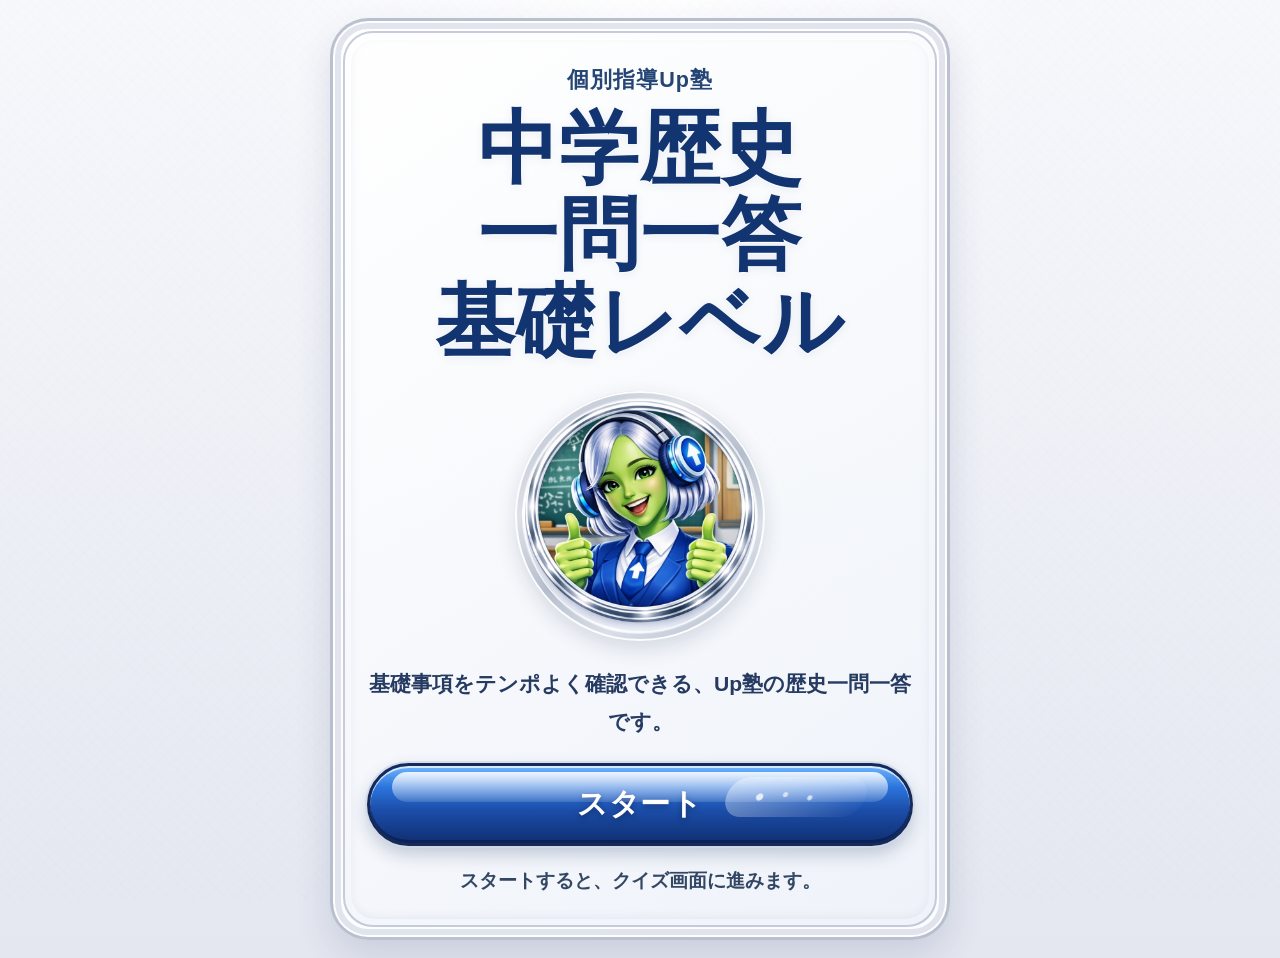
<file: index.html>
<!doctype html>
<html lang="ja">
<head>
  <meta charset="UTF-8" />
  <meta name="viewport" content="width=device-width, initial-scale=1.0, viewport-fit=cover" />
  <meta name="theme-color" content="#2f6fb7" />
  <title>中学歴史一問一答基礎レベル</title>
<style>
  :root {
    --bg-top: #f7f8fc;
    --bg-bottom: #e4e7f0;
    --panel-outer: #bcc4d5;
    --panel-mid: #eef2f8;
    --panel-inner: #ffffff;
    --text-main: #143a73;
    --text-sub: #51627e;
    --navy-deep: #123470;
    --blue-1: #6fb5ff;
    --blue-2: #2b73dc;
    --blue-3: #1b4da8;
    --blue-4: #0f2f72;
  }

  * {
    box-sizing: border-box;
  }

  html {
    -webkit-text-size-adjust: 100%;
  }

  body {
    margin: 0;
    min-height: 100svh;
    display: grid;
    place-items: center;
    padding:
      max(18px, env(safe-area-inset-top))
      14px
      max(18px, env(safe-area-inset-bottom));
    font-family: "Yu Gothic UI", "Hiragino Kaku Gothic ProN", "Yu Gothic", sans-serif;
    color: var(--text-main);
    background:
      radial-gradient(circle at top, rgba(255,255,255,0.92) 0%, rgba(255,255,255,0) 34%),
      linear-gradient(180deg, var(--bg-top) 0%, var(--bg-bottom) 100%);
    position: relative;
    overflow-x: hidden;
  }

  body::before {
    content: "";
    position: fixed;
    inset: 0;
    pointer-events: none;
    opacity: 0.22;
    background:
      repeating-linear-gradient(
        45deg,
        rgba(120, 130, 155, 0.04) 0px,
        rgba(120, 130, 155, 0.04) 2px,
        transparent 2px,
        transparent 8px
      ),
      repeating-linear-gradient(
        -45deg,
        rgba(120, 130, 155, 0.03) 0px,
        rgba(120, 130, 155, 0.03) 2px,
        transparent 2px,
        transparent 10px
      );
  }

  .cover-card {
    width: min(100%, 620px);
    position: relative;
    text-align: center;
    border-radius: 38px;
    padding: clamp(24px, 5vw, 40px) clamp(18px, 4vw, 34px);
    background:
      linear-gradient(145deg, rgba(255,255,255,0.95), rgba(239,243,249,0.95));
    border: 3px solid rgba(161, 170, 188, 0.72);
    box-shadow:
      0 0 0 2px rgba(255,255,255,0.95) inset,
      0 0 0 8px rgba(199, 206, 220, 0.52) inset,
      0 0 0 12px rgba(255,255,255,0.72) inset,
      0 16px 36px rgba(40, 58, 98, 0.14);
  }

  .cover-card::before {
    content: "";
    position: absolute;
    inset: 10px;
    border-radius: 30px;
    border: 2px solid rgba(146, 158, 184, 0.52);
    pointer-events: none;
  }

  .cover-card::after {
    content: "";
    position: absolute;
    inset: 18px;
    border-radius: 24px;
    box-shadow:
      0 1px 0 rgba(255,255,255,0.95) inset,
      0 -2px 8px rgba(127, 138, 165, 0.12) inset;
    pointer-events: none;
  }

  .cover-school {
    margin: 4px 0 12px;
    font-size: clamp(1rem, 2.8vw, 1.35rem);
    font-weight: 800;
    letter-spacing: 0.05em;
    color: #254675;
  }

  .cover-title {
    margin: 0;
    font-size: clamp(2.7rem, 9vw, 5rem);
    line-height: 1.08;
    letter-spacing: 0.01em;
    font-weight: 900;
    color: var(--navy-deep);
    text-shadow:
      0 1px 0 rgba(255,255,255,0.9),
      0 2px 10px rgba(27, 59, 116, 0.08);
  }

  .cover-image-wrap {
    display: flex;
    justify-content: center;
    margin: 26px 0 24px;
  }

  .cover-image-ring {
    position: relative;
    width: min(250px, 58vw);
    aspect-ratio: 1 / 1;
    border-radius: 50%;
    padding: 10px;
    background:
      linear-gradient(145deg, #fefefe 0%, #d3d8e3 16%, #ffffff 30%, #a8b2c4 52%, #f9fbff 72%, #c9d1df 86%, #f7f9fd 100%);
    box-shadow:
      0 0 0 2px rgba(255,255,255,0.95) inset,
      0 0 0 7px rgba(193, 200, 214, 0.55) inset,
      0 8px 20px rgba(41, 57, 91, 0.16);
  }

.cover-image {
  display: block;
  width: 100%;
  height: 100%;
  margin: 0;
  object-fit: cover;
  border-radius: 50%;
  box-shadow: 0 0 0 2px rgba(255,255,255,0.78);
}  
  .cover-copy {
    margin: 0 0 22px;
    font-size: clamp(1.08rem, 3vw, 1.32rem);
    line-height: 1.8;
    font-weight: 800;
    color: #263b61;
  }

  .cover-start {
    position: relative;
    isolation: isolate;
    display: inline-flex;
    align-items: center;
    justify-content: center;
    width: 100%;
    min-height: 78px;
    padding: 18px 20px;
    border-radius: 999px;
    border: 3px solid #162a59;
    text-decoration: none;
    color: #ffffff;
    font-size: clamp(1.35rem, 4.8vw, 1.9rem);
    font-weight: 900;
    letter-spacing: 0.02em;
    background:
      linear-gradient(180deg, var(--blue-1) 0%, var(--blue-2) 28%, var(--blue-3) 58%, var(--blue-4) 100%);
    box-shadow:
      0 2px 0 rgba(255,255,255,0.72) inset,
      0 -3px 0 rgba(9, 18, 52, 0.48) inset,
      0 0 0 2px rgba(209, 217, 232, 0.78),
      0 8px 18px rgba(19, 44, 92, 0.24);
    text-shadow: 0 2px 6px rgba(0,0,0,0.36);
  }

  .cover-start::before {
    content: "";
    position: absolute;
    left: 4%;
    right: 4%;
    top: 8%;
    height: 38%;
    border-radius: 999px;
    background: linear-gradient(180deg, rgba(255,255,255,0.88), rgba(255,255,255,0.14));
    pointer-events: none;
  }

  .cover-start::after {
    content: "";
    position: absolute;
    right: 8%;
    top: 14%;
    width: 26%;
    height: 52%;
    border-radius: 999px;
    background:
      radial-gradient(circle at 24% 50%, rgba(255,255,255,0.92) 0 3px, transparent 4px),
      radial-gradient(circle at 42% 44%, rgba(255,255,255,0.72) 0 2px, transparent 3px),
      radial-gradient(circle at 60% 52%, rgba(255,255,255,0.78) 0 2px, transparent 3px),
      linear-gradient(135deg, rgba(255,255,255,0.45), rgba(255,255,255,0));
    transform: skewX(-16deg);
    opacity: 0.9;
    pointer-events: none;
  }

  .cover-note {
    margin: 18px 0 0;
    font-size: clamp(1rem, 2.9vw, 1.18rem);
    line-height: 1.75;
    font-weight: 800;
    color: #334765;
  }

  @media (hover: hover) and (pointer: fine) {
    .cover-start:hover {
      transform: translateY(-1px);
      filter: brightness(1.03);
    }
  }

  @media (max-width: 420px) {
    .cover-card {
      border-radius: 28px;
      padding: 22px 14px 24px;
    }

    .cover-card::before {
      inset: 8px;
      border-radius: 22px;
    }

    .cover-card::after {
      inset: 14px;
      border-radius: 18px;
    }

    .cover-image-ring {
      width: min(220px, 56vw);
    }

    .cover-start {
      min-height: 72px;
    }
  }
</style>
</head>
<body>
  <main class="cover-card">
    <p class="cover-school">個別指導Up塾</p>
    <h1 class="cover-title">
      中学歴史<br>
      一問一答<br>
      基礎レベル
    </h1>
<div class="cover-image-wrap">
  <div class="cover-image-ring">
    <img
      class="cover-image"
      src="reedy-cover-hero.png"
      alt="キャラクター"
    />
  </div>
</div>
    <p class="cover-copy">基礎事項をテンポよく確認できる、Up塾の歴史一問一答です。</p>
    <a class="cover-start" href="quiz.html">スタート</a>
    <p class="cover-note">スタートすると、クイズ画面に進みます。</p>
  </main>
</body>
</html>
</file>
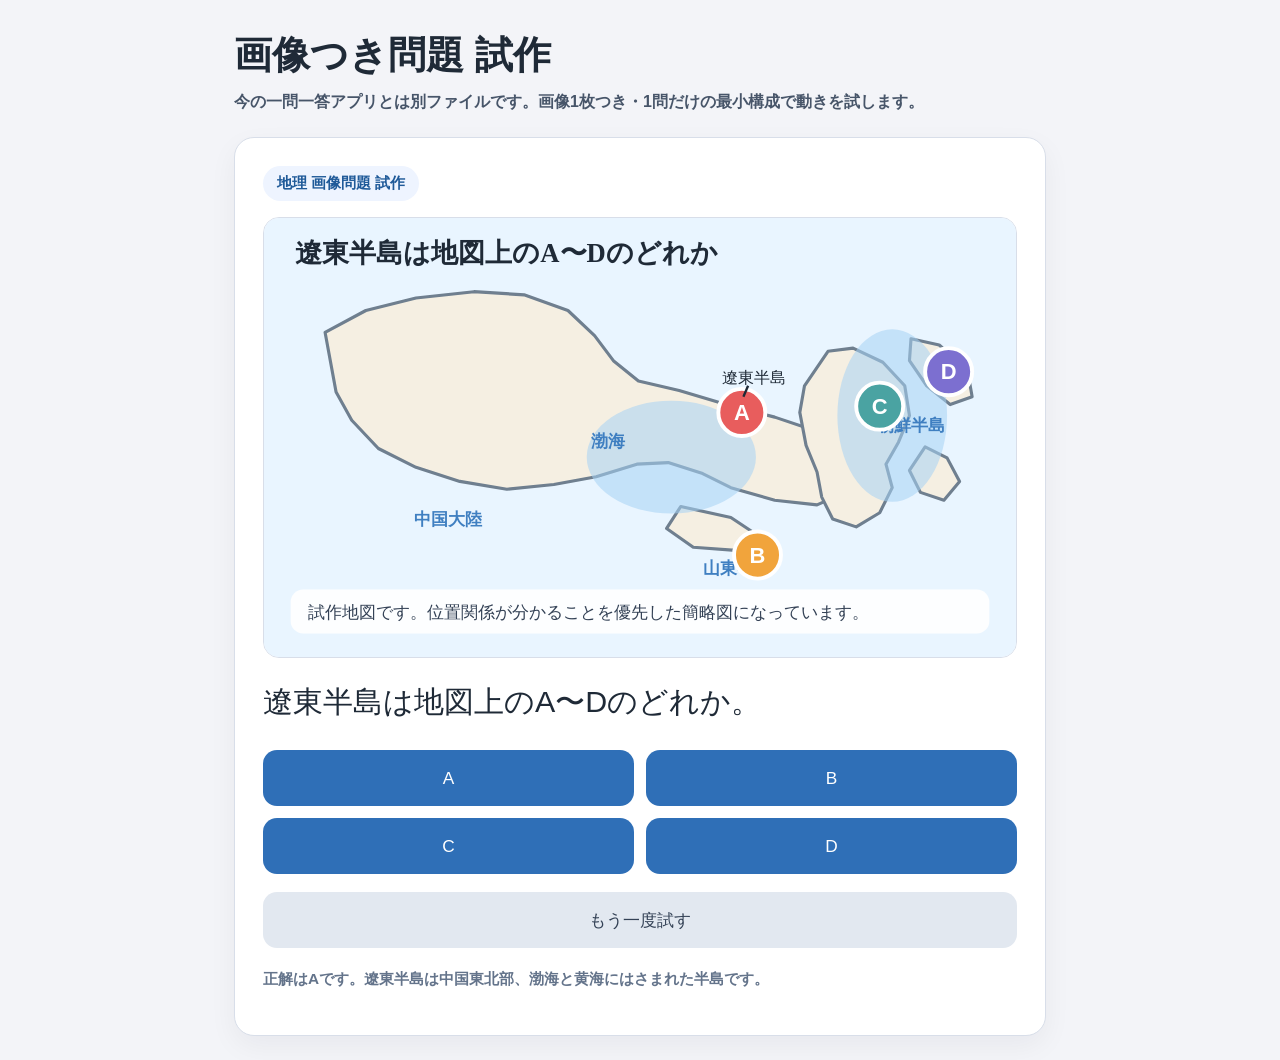
<file: image-quiz-demo.html>
<!doctype html>
<html lang="ja">
<head>
  <meta charset="UTF-8" />
  <meta name="viewport" content="width=device-width, initial-scale=1.0, viewport-fit=cover" />
  <meta name="theme-color" content="#2f6fb7" />
  <title>画像つき問題試作 - 遼東半島</title>
  <style>
    :root {
      --bg: #f3f4f8;
      --card: #ffffff;
      --text: #1f2a37;
      --accent: #2f6fb7;
      --accent-dark: #1f5a99;
      --border: #d8dee9;
      --correct: #15803d;
      --incorrect: #b91c1c;
      --success-bg: #ecfdf3;
      --error-bg: #fef2f2;
    }

    * { box-sizing: border-box; }
    body {
      margin: 0;
      min-height: 100svh;
      font-family: "Yu Gothic UI", "Hiragino Kaku Gothic ProN", sans-serif;
      background: var(--bg);
      color: var(--text);
    }

    .container {
      width: min(100%, 860px);
      margin: 0 auto;
      padding: clamp(16px, 3vw, 24px);
    }

    h1 {
      margin: 8px 0 10px;
      font-size: clamp(1.7rem, 5vw, 2.4rem);
      line-height: 1.2;
    }

    .subtitle {
      margin: 0 0 22px;
      font-size: 1rem;
      line-height: 1.7;
      color: #475569;
      font-weight: 700;
    }

    .card {
      background: var(--card);
      border: 1px solid var(--border);
      border-radius: 20px;
      padding: clamp(18px, 4vw, 28px);
      box-shadow: 0 10px 28px rgba(15, 23, 42, 0.05);
    }

    .tag {
      display: inline-flex;
      align-items: center;
      padding: 7px 14px;
      border-radius: 999px;
      background: #eef4ff;
      color: var(--accent-dark);
      font-size: 0.95rem;
      font-weight: 800;
      margin-bottom: 16px;
    }

    .question-image-wrap {
      margin-bottom: 18px;
    }

    .question-image {
      width: 100%;
      height: auto;
      border-radius: 16px;
      border: 1px solid var(--border);
      background: #ffffff;
      display: block;
    }

    .question {
      font-size: clamp(1.3rem, 4.6vw, 1.9rem);
      line-height: 1.7;
      margin: 0 0 22px;
      word-break: break-word;
    }

    .choices {
      display: grid;
      grid-template-columns: repeat(2, minmax(0, 1fr));
      gap: 12px;
    }

    button {
      width: 100%;
      min-height: 56px;
      padding: 14px 16px;
      border: none;
      border-radius: 14px;
      font: inherit;
      font-size: 1.08rem;
      line-height: 1.4;
      background: var(--accent);
      color: #ffffff;
      cursor: pointer;
      transition: background 0.2s ease, opacity 0.2s ease, transform 0.2s ease;
    }

    @media (hover: hover) and (pointer: fine) {
      button:hover {
        background: var(--accent-dark);
        transform: translateY(-1px);
      }
    }

    button:disabled {
      opacity: 0.72;
      cursor: default;
      transform: none;
    }

    .correct {
      background: var(--correct) !important;
    }

    .incorrect {
      background: var(--incorrect) !important;
    }

    .result {
      margin-top: 18px;
      padding: 14px 16px;
      border-radius: 14px;
      font-size: 1.03rem;
      font-weight: 700;
      line-height: 1.8;
    }

    .result.success {
      background: var(--success-bg);
      color: #166534;
    }

    .result.error {
      background: var(--error-bg);
      color: #991b1b;
    }

    .actions {
      margin-top: 18px;
      display: flex;
      gap: 12px;
      flex-wrap: wrap;
    }

    .secondary {
      background: #e2e8f0;
      color: #334155;
    }

    .secondary:hover {
      background: #cbd5e1;
    }

    .note {
      margin-top: 18px;
      font-size: 0.96rem;
      line-height: 1.7;
      color: #64748b;
      font-weight: 700;
    }

    @media (max-width: 700px) {
      .choices { grid-template-columns: 1fr; }
    }
  </style>
</head>
<body>
  <main class="container">
    <h1>画像つき問題 試作</h1>
    <p class="subtitle">今の一問一答アプリとは別ファイルです。画像1枚つき・1問だけの最小構成で動きを試します。</p>

    <section class="card">
      <div class="tag">地理 画像問題 試作</div>

      <div class="question-image-wrap">
        <img class="question-image" src="images/chiri/ryotou-demo-map.svg" alt="東アジアの簡略地図。AからDの候補が示されている。" />
      </div>

      <p class="question">遼東半島は地図上のA〜Dのどれか。</p>

      <div class="choices" id="choices">
        <button type="button" data-choice="A">A</button>
        <button type="button" data-choice="B">B</button>
        <button type="button" data-choice="C">C</button>
        <button type="button" data-choice="D">D</button>
      </div>

      <div id="result" aria-live="polite"></div>

      <div class="actions">
        <button type="button" class="secondary" id="restart">もう一度試す</button>
      </div>

      <p class="note">正解はAです。遼東半島は中国東北部、渤海と黄海にはさまれた半島です。</p>
    </section>
  </main>

  <script>
    const answer = "A";
    const choiceButtons = Array.from(document.querySelectorAll("#choices button"));
    const resultEl = document.getElementById("result");
    const restartBtn = document.getElementById("restart");

    function resetQuestion() {
      resultEl.textContent = "";
      resultEl.className = "";
      choiceButtons.forEach((button) => {
        button.disabled = false;
        button.classList.remove("correct", "incorrect");
      });
    }

    choiceButtons.forEach((button) => {
      button.addEventListener("click", () => {
        const choice = button.dataset.choice;
        const isCorrect = choice === answer;

        choiceButtons.forEach((item) => {
          item.disabled = true;
          if (item.dataset.choice === answer) {
            item.classList.add("correct");
          } else if (item.dataset.choice === choice) {
            item.classList.add("incorrect");
          }
        });

        if (isCorrect) {
          resultEl.textContent = "正解です。遼東半島はAです。";
          resultEl.className = "result success";
        } else {
          resultEl.textContent = "不正解です。正解はAです。遼東半島は中国東北部の半島です。";
          resultEl.className = "result error";
        }
      });
    });

    restartBtn.addEventListener("click", resetQuestion);
  </script>
</body>
</html>
</file>
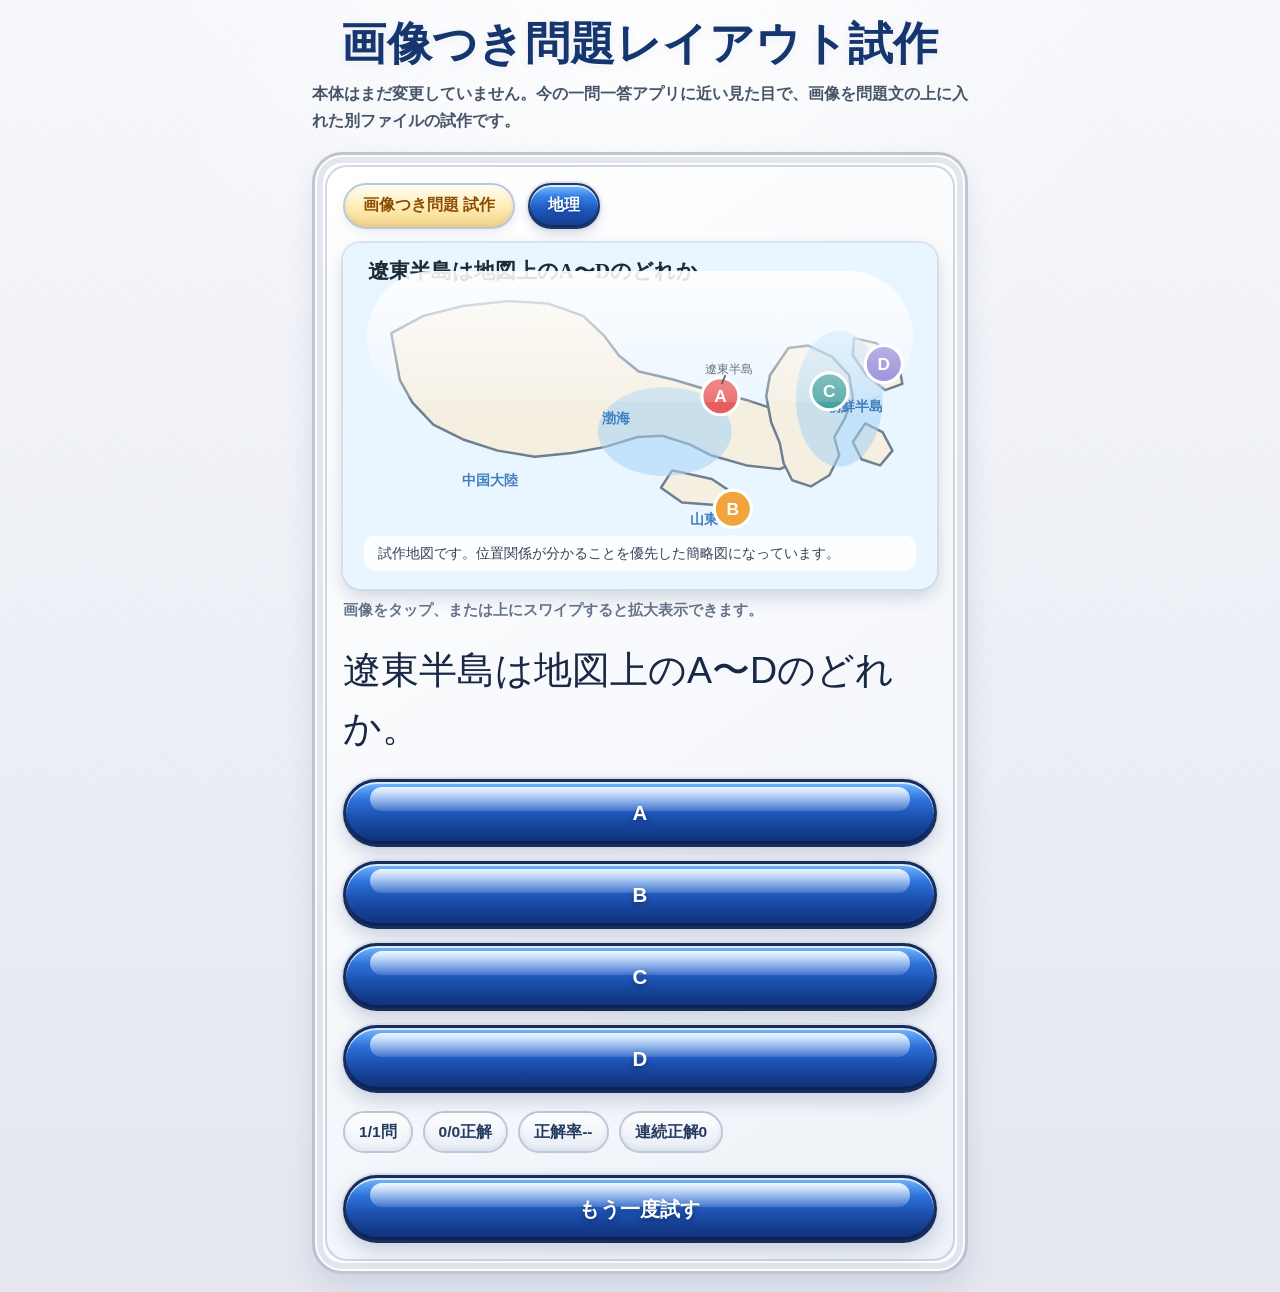
<file: image-quiz-layout-demo.html>
<!doctype html>
<html lang="ja">
<head>
  <meta charset="UTF-8" />
  <meta name="viewport" content="width=device-width, initial-scale=1.0, viewport-fit=cover" />
  <meta name="theme-color" content="#2f6fb7" />
  <title>画像つき問題レイアウト試作</title>
  <link rel="stylesheet" href="style.css" />
  <style>
    .demo-note {
      margin: 0 0 18px;
      color: #475569;
      font-weight: 700;
      line-height: 1.7;
    }

    .image-frame {
      margin: 0 0 18px;
    }

    .image-button {
      display: block;
      width: 100%;
      padding: 0;
      min-height: 0;
      border: 1px solid var(--border);
      border-radius: 18px;
      overflow: hidden;
      background: #ffffff;
      cursor: zoom-in;
    }

    .image-button img {
      display: block;
      width: 100%;
      height: auto;
      background: #f8fafc;
    }

    .image-hint {
      margin-top: 10px;
      color: #64748b;
      font-size: 0.92rem;
      font-weight: 700;
      line-height: 1.6;
    }

    .image-modal {
      position: fixed;
      inset: 0;
      z-index: 9999;
      background: rgba(15, 23, 42, 0.86);
      display: flex;
      flex-direction: column;
      padding: max(14px, env(safe-area-inset-top)) 14px max(14px, env(safe-area-inset-bottom));
    }

    .image-modal.hidden {
      display: none;
    }

    .image-modal-header {
      display: flex;
      justify-content: space-between;
      align-items: center;
      gap: 12px;
      color: #ffffff;
      margin-bottom: 10px;
    }

    .image-modal-title {
      font-size: 1rem;
      font-weight: 800;
      line-height: 1.4;
    }

    .image-modal-controls {
      display: flex;
      gap: 8px;
      flex-wrap: wrap;
    }

    .image-modal-btn {
      width: auto;
      min-height: 42px;
      padding: 10px 14px;
      border-radius: 999px;
      background: rgba(255, 255, 255, 0.18);
      color: #ffffff;
      font-size: 0.95rem;
      font-weight: 800;
      backdrop-filter: blur(6px);
    }

    .image-modal-btn:hover {
      background: rgba(255, 255, 255, 0.28);
    }

    .image-stage {
      position: relative;
      flex: 1;
      display: flex;
      align-items: center;
      justify-content: center;
      overflow: hidden;
      border-radius: 20px;
      background: rgba(255, 255, 255, 0.06);
      touch-action: none;
    }

    .image-stage img {
      max-width: 100%;
      max-height: 100%;
      user-select: none;
      -webkit-user-drag: none;
      transform-origin: center center;
      will-change: transform;
      cursor: grab;
    }

    .image-stage img.dragging {
      cursor: grabbing;
    }

    .image-modal-note {
      margin-top: 10px;
      color: rgba(255, 255, 255, 0.92);
      font-size: 0.9rem;
      font-weight: 700;
      line-height: 1.6;
      text-align: center;
    }

    .actions.demo-actions {
      margin-top: 22px;
    }

    @media (max-width: 700px) {
      .image-modal-header {
        align-items: flex-start;
        flex-direction: column;
      }
    }
  </style>
</head>
<body>
  <main class="container">
    <h1>画像つき問題レイアウト試作</h1>
    <p class="demo-note">本体はまだ変更していません。今の一問一答アプリに近い見た目で、画像を問題文の上に入れた別ファイルの試作です。</p>

    <section class="quiz-card">
      <p class="mode">画像つき問題 試作</p>
      <p class="era">地理</p>

      <div class="image-frame">
        <button id="open-image" type="button" class="image-button" aria-label="地図画像を拡大表示">
          <img src="images/chiri/ryotou-demo-map.svg" alt="東アジアの簡略地図。AからDの候補位置が示されている。" />
        </button>
        <p class="image-hint">画像をタップ、または上にスワイプすると拡大表示できます。</p>
      </div>

      <p id="question">遼東半島は地図上のA〜Dのどれか。</p>

      <div id="choices" class="choices" role="list">
        <button type="button" class="choice-btn" data-choice="A" role="listitem">A</button>
        <button type="button" class="choice-btn" data-choice="B" role="listitem">B</button>
        <button type="button" class="choice-btn" data-choice="C" role="listitem">C</button>
        <button type="button" class="choice-btn" data-choice="D" role="listitem">D</button>
      </div>

      <p id="result" class="result hidden" aria-live="polite"></p>
      <div id="progress" class="progress" aria-live="polite">
        <span class="progress-item progress-primary">1/1問</span>
        <span class="progress-item">0/0正解</span>
        <span class="progress-item">正解率--</span>
        <span class="progress-item">連続正解0</span>
      </div>

      <div class="actions demo-actions">
        <button id="restart" type="button" class="secondary">もう一度試す</button>
      </div>
    </section>
  </main>

  <div id="image-modal" class="image-modal hidden" aria-hidden="true">
    <div class="image-modal-header">
      <div class="image-modal-title">遼東半島の位置図</div>
      <div class="image-modal-controls">
        <button type="button" class="image-modal-btn" id="zoom-in">拡大</button>
        <button type="button" class="image-modal-btn" id="zoom-reset">元に戻す</button>
        <button type="button" class="image-modal-btn" id="close-image">閉じる</button>
      </div>
    </div>
    <div id="image-stage" class="image-stage">
      <img id="modal-image" src="images/chiri/ryotou-demo-map.svg" alt="東アジアの簡略地図。AからDの候補位置が示されている。" />
    </div>
    <div class="image-modal-note">ダブルタップで拡大率を切り替えられます。拡大後は指でドラッグして位置を動かせます。</div>
  </div>

  <script>
    const answer = "A";
    const choices = Array.from(document.querySelectorAll(".choice-btn"));
    const resultEl = document.getElementById("result");
    const restartBtn = document.getElementById("restart");
    const progressEl = document.getElementById("progress");

    const openImageBtn = document.getElementById("open-image");
    const imageModal = document.getElementById("image-modal");
    const closeImageBtn = document.getElementById("close-image");
    const zoomInBtn = document.getElementById("zoom-in");
    const zoomResetBtn = document.getElementById("zoom-reset");
    const imageStage = document.getElementById("image-stage");
    const modalImage = document.getElementById("modal-image");

    let correctCount = 0;
    let answeredCount = 0;
    let currentStreak = 0;

    let scale = 1;
    let translateX = 0;
    let translateY = 0;
    let dragging = false;
    let dragStartX = 0;
    let dragStartY = 0;
    let startTranslateX = 0;
    let startTranslateY = 0;
    let tapStartY = null;
    let lastTapAt = 0;

    function updateProgress() {
      const accuracy = answeredCount === 0 ? "--" : `${Math.round((correctCount / answeredCount) * 100)}％`;
      progressEl.innerHTML = `
        <span class="progress-item progress-primary">1/1問</span>
        <span class="progress-item">${correctCount}/${answeredCount}正解</span>
        <span class="progress-item">正解率${accuracy}</span>
        <span class="progress-item">連続正解${currentStreak}</span>
      `;
    }

    function resetQuestion() {
      correctCount = 0;
      answeredCount = 0;
      currentStreak = 0;
      resultEl.textContent = "";
      resultEl.className = "result hidden";
      choices.forEach((button) => {
        button.disabled = false;
        button.classList.remove("correct", "incorrect");
      });
      updateProgress();
    }

    function showResult(isCorrect) {
      answeredCount = 1;
      if (isCorrect) {
        correctCount = 1;
        currentStreak = 1;
        resultEl.textContent = "正解です。遼東半島はAです。";
        resultEl.className = "result success";
      } else {
        correctCount = 0;
        currentStreak = 0;
        resultEl.textContent = "不正解です。正解はAです。遼東半島は中国東北部の半島です。";
        resultEl.className = "result error";
      }
      updateProgress();
    }

    choices.forEach((button) => {
      button.addEventListener("click", () => {
        const selected = button.dataset.choice;
        const isCorrect = selected === answer;

        choices.forEach((item) => {
          item.disabled = true;
          if (item.dataset.choice === answer) {
            item.classList.add("correct");
          } else if (item.dataset.choice === selected) {
            item.classList.add("incorrect");
          }
        });

        showResult(isCorrect);
      });
    });

    restartBtn.addEventListener("click", resetQuestion);

    function applyViewerTransform() {
      modalImage.style.transform = `translate(${translateX}px, ${translateY}px) scale(${scale})`;
    }

    function resetViewerTransform() {
      scale = 1;
      translateX = 0;
      translateY = 0;
      applyViewerTransform();
    }

    function toggleViewerZoom() {
      if (scale > 1) {
        resetViewerTransform();
      } else {
        scale = 2;
        applyViewerTransform();
      }
    }

    function openViewer() {
      imageModal.classList.remove("hidden");
      imageModal.setAttribute("aria-hidden", "false");
      document.body.style.overflow = "hidden";
      resetViewerTransform();
    }

    function closeViewer() {
      imageModal.classList.add("hidden");
      imageModal.setAttribute("aria-hidden", "true");
      document.body.style.overflow = "";
      resetViewerTransform();
    }

    openImageBtn.addEventListener("click", openViewer);
    closeImageBtn.addEventListener("click", closeViewer);
    zoomInBtn.addEventListener("click", () => {
      scale = Math.min(scale + 0.5, 3);
      applyViewerTransform();
    });
    zoomResetBtn.addEventListener("click", resetViewerTransform);

    imageModal.addEventListener("click", (event) => {
      if (event.target === imageModal) {
        closeViewer();
      }
    });

    document.addEventListener("keydown", (event) => {
      if (event.key === "Escape" && !imageModal.classList.contains("hidden")) {
        closeViewer();
      }
    });

    openImageBtn.addEventListener("touchstart", (event) => {
      tapStartY = event.touches[0].clientY;
    }, { passive: true });

    openImageBtn.addEventListener("touchend", (event) => {
      if (tapStartY === null) {
        return;
      }
      const endY = event.changedTouches[0].clientY;
      if (tapStartY - endY > 28) {
        openViewer();
      }
      tapStartY = null;
    }, { passive: true });

    function pointerDown(clientX, clientY) {
      if (scale <= 1) {
        return;
      }
      dragging = true;
      dragStartX = clientX;
      dragStartY = clientY;
      startTranslateX = translateX;
      startTranslateY = translateY;
      modalImage.classList.add("dragging");
    }

    function pointerMove(clientX, clientY) {
      if (!dragging) {
        return;
      }
      translateX = startTranslateX + (clientX - dragStartX);
      translateY = startTranslateY + (clientY - dragStartY);
      applyViewerTransform();
    }

    function pointerUp() {
      dragging = false;
      modalImage.classList.remove("dragging");
    }

    imageStage.addEventListener("mousedown", (event) => {
      event.preventDefault();
      pointerDown(event.clientX, event.clientY);
    });

    window.addEventListener("mousemove", (event) => {
      pointerMove(event.clientX, event.clientY);
    });

    window.addEventListener("mouseup", pointerUp);

    imageStage.addEventListener("touchstart", (event) => {
      const now = Date.now();
      if (now - lastTapAt < 260) {
        toggleViewerZoom();
        lastTapAt = 0;
        return;
      }
      lastTapAt = now;
      const touch = event.touches[0];
      pointerDown(touch.clientX, touch.clientY);
    }, { passive: false });

    imageStage.addEventListener("touchmove", (event) => {
      if (!dragging) {
        return;
      }
      const touch = event.touches[0];
      pointerMove(touch.clientX, touch.clientY);
      event.preventDefault();
    }, { passive: false });

    imageStage.addEventListener("touchend", pointerUp);
    imageStage.addEventListener("dblclick", toggleViewerZoom);

    updateProgress();
  </script>
</body>
</html>
</file>
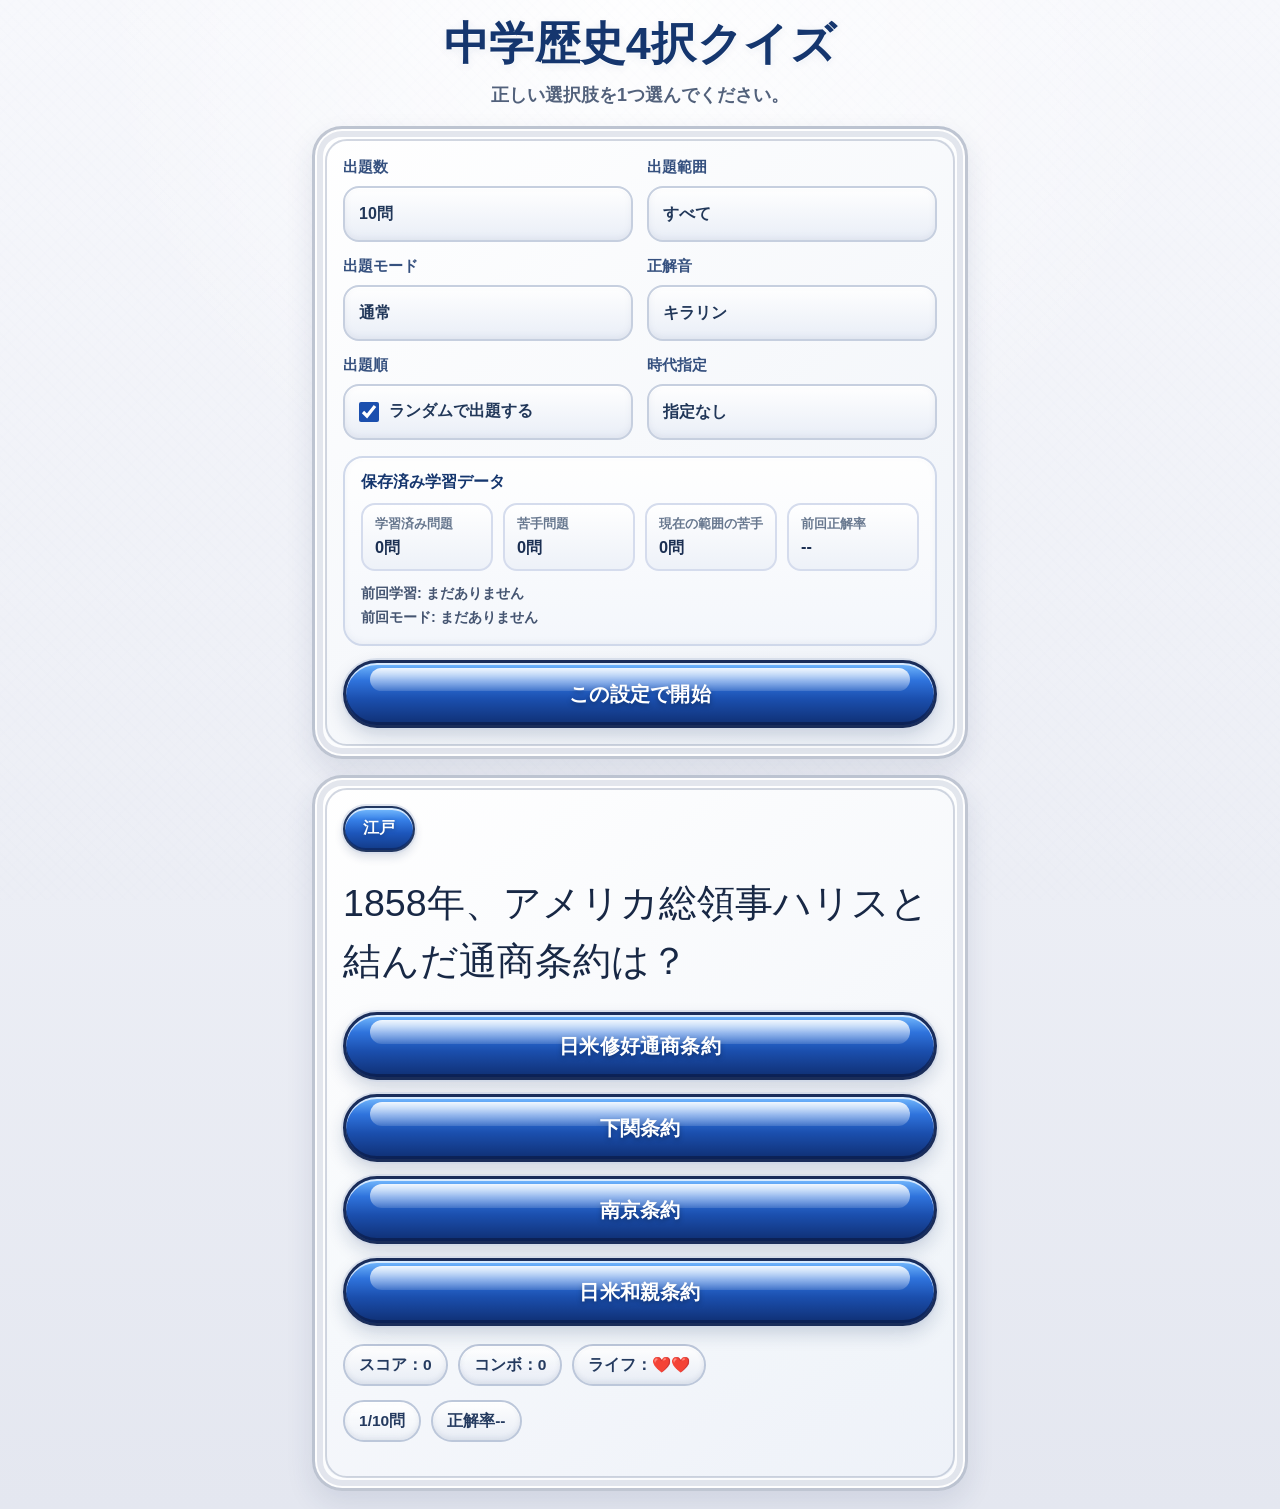
<file: quiz.html>
<!doctype html>
<html lang="ja">
<head>
  <meta charset="UTF-8" />
  <meta name="viewport" content="width=device-width, initial-scale=1.0, viewport-fit=cover" />
  <meta name="theme-color" content="#2f6fb7" />
  <title>中学歴史4択クイズ</title>
  <link rel="stylesheet" href="style.css" />
</head>
<body>
  <main class="container">
    <h1>中学歴史4択クイズ</h1>
    <p class="subtitle">正しい選択肢を1つ選んでください。</p>

    <section class="settings-card" aria-label="出題設定">
      <div class="settings-grid">
        <label class="setting-field" for="question-count">
          <span class="setting-label">出題数</span>
          <select id="question-count" class="setting-select" aria-label="出題数"></select>
        </label>

        <label class="setting-field" for="range-mode">
          <span class="setting-label">出題範囲</span>
          <select id="range-mode" class="setting-select" aria-label="出題範囲"></select>
        </label>

        <label class="setting-field" for="practice-mode">
          <span class="setting-label">出題モード</span>
          <select id="practice-mode" class="setting-select" aria-label="出題モード"></select>
        </label>

        <label class="setting-field" for="correct-sound">
          <span class="setting-label">正解音</span>
          <select id="correct-sound" class="setting-select" aria-label="正解音"></select>
        </label>

        <label class="setting-field" for="random-mode">
          <span class="setting-label">出題順</span>
          <span class="toggle-row">
            <input id="random-mode" type="checkbox" checked />
            <span>ランダムで出題する</span>
          </span>
        </label>

        <label id="start-era-field" class="setting-field hidden" for="start-era">
          <span class="setting-label">時代指定</span>
          <select id="start-era" class="setting-select" aria-label="時代指定"></select>
        </label>
      </div>

      <div id="study-record" class="study-record hidden"></div>
      <div id="study-record-actions" class="study-record-actions hidden">
        <button id="clear-learning-data" type="button" class="danger-button">保存済み学習データをクリア</button>
      </div>
      <p id="study-record-message" class="study-record-message hidden" aria-live="polite"></p>

      <button id="apply-settings" type="button">この設定で開始</button>
    </section>

    <section class="quiz-card">
      <p id="mode" class="mode hidden" aria-live="polite"></p>
      <p id="era" class="era hidden" aria-live="polite"></p>
      <p id="question" aria-live="polite">問題を読み込み中…</p>
      <div id="choices" class="choices" role="list"></div>

      <div id="game-status" class="game-status" aria-live="polite">
        <span id="score-display" class="status-chip">スコア：0</span>
        <span id="combo-display" class="status-chip">コンボ：0</span>
        <span id="life-display" class="status-chip">ライフ：❤️❤️❤️</span>
      </div>

      <p id="score-effect" class="score-effect hidden" aria-live="polite"></p>

      <p id="result" class="result hidden" aria-live="polite"></p>
      <div id="summary" class="summary hidden" aria-live="polite"></div>
      <div id="progress" class="progress" aria-live="polite"></div>
      <div class="actions">
        <button id="next" type="button" class="secondary hidden" disabled>次の問題へ</button>
        <button id="restart" type="button" class="secondary hidden">もう一度挑戦</button>
        <button id="change-settings" type="button" class="secondary hidden">設定を変える</button>
      </div>
    </section>
  </main>

  <script src="script.js"></script>
  <script src="start-era-fix.js"></script>
  <script src="sound-settings.js"></script>
</body>
</html>
</file>
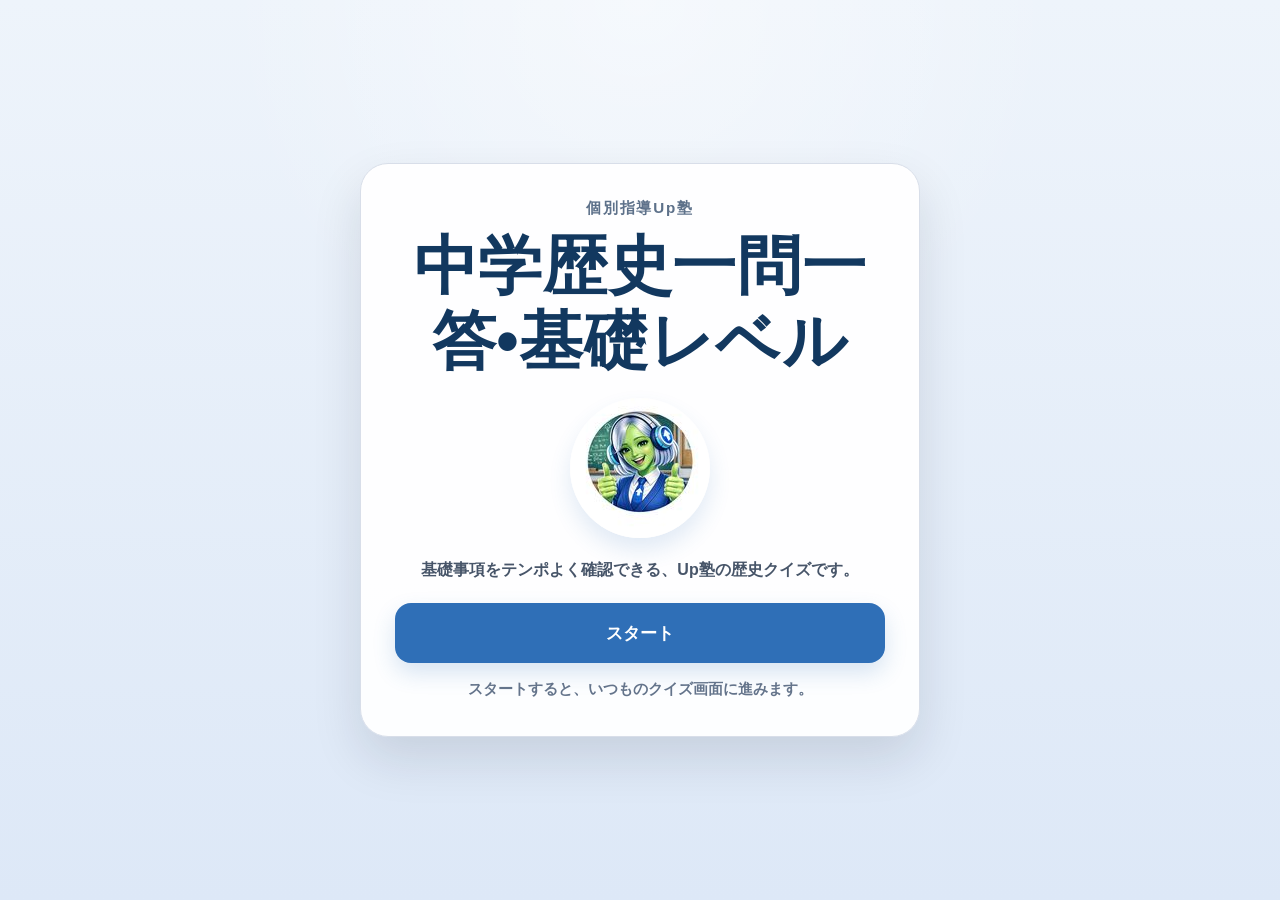
<file: rekishi-kiso-cover-v3.html>
<!doctype html>
<html lang="ja">
<head>
  <meta charset="UTF-8" />
  <meta name="viewport" content="width=device-width, initial-scale=1.0, viewport-fit=cover" />
  <meta name="theme-color" content="#2f6fb7" />
  <title>中学歴史一問一答•基礎レベル</title>
  <style>
    :root {
      --bg: #eef4fb;
      --card: rgba(255, 255, 255, 0.95);
      --text: #12385f;
      --sub: #5d718a;
      --accent: #2f6fb7;
      --border: #d8dee9;
    }

    * {
      box-sizing: border-box;
    }

    body {
      margin: 0;
      min-height: 100svh;
      display: grid;
      place-items: center;
      padding:
        max(18px, env(safe-area-inset-top))
        18px
        max(18px, env(safe-area-inset-bottom));
      font-family: "Yu Gothic UI", "Hiragino Kaku Gothic ProN", sans-serif;
      background:
        radial-gradient(circle at top, rgba(255, 255, 255, 0.46), rgba(255, 255, 255, 0) 38%),
        linear-gradient(180deg, var(--bg) 0%, #dde8f7 100%);
      color: var(--text);
    }

    .cover-card {
      width: min(100%, 560px);
      background: var(--card);
      border: 1px solid var(--border);
      border-radius: 28px;
      padding: clamp(22px, 5vw, 34px);
      box-shadow: 0 22px 50px rgba(15, 23, 42, 0.12);
      text-align: center;
    }

    .cover-school {
      margin: 0 0 10px;
      font-size: 0.95rem;
      font-weight: 800;
      letter-spacing: 0.12em;
      color: var(--sub);
    }

    .cover-title {
      margin: 0;
      font-size: clamp(2.5rem, 8.4vw, 4rem);
      line-height: 1.16;
      letter-spacing: 0.01em;
    }

    .cover-image {
      display: block;
      width: min(140px, 34vw);
      height: auto;
      margin: 20px auto 18px;
      border-radius: 50%;
      box-shadow: 0 12px 22px rgba(47, 111, 183, 0.14);
    }

    .cover-copy {
      margin: 0 0 18px;
      font-size: 1rem;
      line-height: 1.8;
      font-weight: 700;
      color: #475569;
    }

    .cover-start {
      display: inline-flex;
      align-items: center;
      justify-content: center;
      width: 100%;
      min-height: 60px;
      padding: 16px 18px;
      border: none;
      border-radius: 16px;
      background: var(--accent);
      color: #fff;
      text-decoration: none;
      font-size: 1.08rem;
      font-weight: 800;
      box-shadow: 0 10px 22px rgba(47, 111, 183, 0.18);
    }

    .cover-note {
      margin: 14px 0 0;
      font-size: 0.92rem;
      line-height: 1.7;
      color: #64748b;
      font-weight: 700;
    }

    @media (max-width: 420px) {
      .cover-card {
        border-radius: 22px;
        padding: 20px 18px;
      }

      .cover-title {
        font-size: clamp(2.2rem, 9vw, 3.3rem);
      }

      .cover-image {
        width: min(120px, 32vw);
      }
    }
  </style>
</head>
<body>
  <main class="cover-card">
    <p class="cover-school">個別指導Up塾</p>
    <h1 class="cover-title">中学歴史一問一答•基礎レベル</h1>
    <img
      class="cover-image"
      src="[data-uri]"
      alt="ヘッドホンをつけた緑色の先生キャラクター"
    />
    <p class="cover-copy">基礎事項をテンポよく確認できる、Up塾の歴史クイズです。</p>
    <a class="cover-start" href="quiz.html">スタート</a>
        <p class="cover-note">スタートすると、いつものクイズ画面に進みます。</p>
  </main>
</body>
</html>
</file>
<file: style.css>
:root {
  --bg-top: #f7f8fc;
  --bg-bottom: #e4e7f0;
  --panel-edge: #bfc7d7;
  --panel-mid: #eef2f8;
  --panel-inner: #ffffff;
  --text-main: #17335f;
  --text-sub: #52617b;
  --navy: #15366e;
  --navy-deep: #102852;
  --blue-1: #75bbff;
  --blue-2: #2f73dc;
  --blue-3: #1b4fae;
  --blue-4: #0f2f73;
  --green-1: #83d39e;
  --green-2: #3aa665;
  --green-3: #1d723f;
  --red-1: #f08c97;
  --red-2: #d84e5d;
  --red-3: #a62334;
  --gold-1: #fffdf4;
  --gold-2: #fff0bf;
  --gold-3: #f4d486;
}

* {
  box-sizing: border-box;
}

html {
  -webkit-text-size-adjust: 100%;
}

body {
  margin: 0;
  min-height: 100svh;
  font-family: "Yu Gothic UI", "Hiragino Kaku Gothic ProN", "Yu Gothic", sans-serif;
  color: var(--text-main);
  background:
    radial-gradient(circle at top, rgba(255,255,255,0.9) 0%, rgba(255,255,255,0) 34%),
    linear-gradient(180deg, var(--bg-top) 0%, var(--bg-bottom) 100%);
  position: relative;
  overflow-x: hidden;
}

body::before {
  content: "";
  position: fixed;
  inset: 0;
  pointer-events: none;
  opacity: 0.2;
  background:
    repeating-linear-gradient(
      45deg,
      rgba(120, 130, 155, 0.04) 0px,
      rgba(120, 130, 155, 0.04) 2px,
      transparent 2px,
      transparent 8px
    ),
    repeating-linear-gradient(
      -45deg,
      rgba(120, 130, 155, 0.03) 0px,
      rgba(120, 130, 155, 0.03) 2px,
      transparent 2px,
      transparent 10px
    );
}

.container {
  width: min(100%, 680px);
  margin: 0 auto;
  padding:
    max(14px, env(safe-area-inset-top))
    12px
    max(18px, env(safe-area-inset-bottom));
}

h1 {
  margin: 4px 0 10px;
  text-align: center;
  font-size: clamp(1.85rem, 5.8vw, 2.8rem);
  line-height: 1.15;
  letter-spacing: 0.01em;
  color: var(--navy);
  text-shadow:
    0 1px 0 rgba(255,255,255,0.9),
    0 2px 8px rgba(26, 59, 118, 0.08);
}

.subtitle {
  margin: 0 0 16px;
  text-align: center;
  font-size: clamp(0.98rem, 3.2vw, 1.12rem);
  line-height: 1.7;
  font-weight: 800;
  color: var(--text-sub);
}

.settings-card,
.quiz-card {
  position: relative;
  border-radius: 30px;
  padding: clamp(18px, 4.6vw, 28px);
  background:
    linear-gradient(145deg, rgba(255,255,255,0.96), rgba(238,242,248,0.96));
  border: 3px solid rgba(162, 171, 189, 0.68);
  box-shadow:
    0 0 0 2px rgba(255,255,255,0.96) inset,
    0 0 0 8px rgba(199, 206, 220, 0.5) inset,
    0 0 0 11px rgba(255,255,255,0.72) inset,
    0 12px 28px rgba(40, 58, 98, 0.11);
}

.settings-card::before,
.quiz-card::before {
  content: "";
  position: absolute;
  inset: 10px;
  border-radius: 22px;
  border: 2px solid rgba(147, 159, 184, 0.42);
  pointer-events: none;
}

.settings-card {
  margin-bottom: 16px;
}

.quiz-card.quiz-bounce {
  animation: quiz-bounce 0.68s ease-out;
  transform-origin: center top;
}

.settings-grid {
  display: grid;
  grid-template-columns: repeat(auto-fit, minmax(220px, 1fr));
  gap: 14px;
  margin-bottom: 16px;
}

.setting-field {
  display: flex;
  flex-direction: column;
  gap: 8px;
}

.setting-label {
  font-size: 0.95rem;
  font-weight: 800;
  color: #36517f;
}

.setting-select,
.toggle-row {
  min-height: 56px;
  border-radius: 16px;
  border: 2px solid #c6cfdf;
  background:
    linear-gradient(180deg, rgba(255,255,255,0.98), rgba(233,238,247,0.96));
  box-shadow:
    0 1px 0 rgba(255,255,255,0.96) inset,
    0 -2px 6px rgba(120, 132, 160, 0.1) inset;
  color: #213759;
  font: inherit;
  font-size: 1rem;
  font-weight: 700;
}

.setting-select {
  width: 100%;
  padding: 12px 14px;
  appearance: none;
}

.toggle-row {
  display: flex;
  align-items: center;
  gap: 10px;
  padding: 12px 14px;
}

.toggle-row input {
  width: 20px;
  height: 20px;
  margin: 0;
  accent-color: var(--blue-3);
}

.study-record {
  margin-bottom: 14px;
  padding: 14px 16px;
  border-radius: 20px;
  border: 2px solid #cfd8ea;
  background:
    linear-gradient(180deg, rgba(255,255,255,0.96), rgba(244,247,252,0.96));
  box-shadow:
    0 1px 0 rgba(255,255,255,0.95) inset,
    0 -2px 6px rgba(120, 132, 160, 0.08) inset;
}

.study-record-title {
  margin: 0 0 10px;
  font-size: 1rem;
  font-weight: 900;
  color: var(--navy);
}

.study-record-grid {
  display: grid;
  grid-template-columns: repeat(auto-fit, minmax(120px, 1fr));
  gap: 10px;
}

.study-record-item {
  padding: 10px 12px;
  border-radius: 14px;
  border: 2px solid #d5dced;
  background:
    linear-gradient(180deg, rgba(255,255,255,0.98), rgba(237,241,248,0.96));
}

.study-record-label {
  display: block;
  margin-bottom: 4px;
  font-size: 0.82rem;
  font-weight: 800;
  color: #68788f;
}

.study-record-value {
  display: block;
  font-size: 1.02rem;
  font-weight: 900;
  color: #1b2f52;
}

.study-record-note {
  margin: 10px 0 0;
  font-size: 0.9rem;
  line-height: 1.7;
  font-weight: 700;
  color: #455571;
}

.study-record-actions {
  margin-bottom: 14px;
}

.study-record-message {
  margin: 10px 2px 0;
  font-size: 0.92rem;
  font-weight: 800;
  color: #166534;
}

.mode,
.era {
  display: inline-flex;
  align-items: center;
  justify-content: center;
  min-height: 46px;
  padding: 8px 18px;
  margin: 0 8px 14px 0;
  border-radius: 999px;
  border: 2px solid #bcc7da;
  box-shadow:
    0 1px 0 rgba(255,255,255,0.96) inset,
    0 -2px 5px rgba(102, 117, 148, 0.12) inset,
    0 4px 10px rgba(43, 57, 89, 0.08);
  font-size: 0.98rem;
  font-weight: 900;
}

.mode {
  color: #8c4b00;
  background:
    linear-gradient(180deg, var(--gold-1) 0%, var(--gold-2) 45%, var(--gold-3) 100%);
}

.era {
  color: #ffffff;
  border-color: #223761;
  text-shadow: 0 1px 4px rgba(0,0,0,0.28);
  background:
    linear-gradient(180deg, #7abfff 0%, #367fe7 28%, #1d56bb 60%, #123a86 100%);
  box-shadow:
    0 2px 0 rgba(255,255,255,0.72) inset,
    0 -2px 0 rgba(9, 20, 56, 0.38) inset,
    0 0 0 2px rgba(214, 221, 234, 0.72),
    0 5px 10px rgba(19, 44, 92, 0.16);
}

#question {
  margin: 8px 0 22px;
  font-size: clamp(1.7rem, 6vw, 2.35rem);
  line-height: 1.55;
  color: #182845;
  word-break: break-word;
}

.choices {
  display: grid;
  grid-template-columns: 1fr;
  gap: 14px;
  margin-bottom: 18px;
}

.choice-btn,
button {
  position: relative;
  isolation: isolate;
  width: 100%;
  min-height: 68px;
  padding: 16px 18px;
  border: 3px solid #1a2d5a;
  border-radius: 999px;
  appearance: none;
  -webkit-tap-highlight-color: transparent;
  touch-action: manipulation;
  cursor: pointer;
  overflow: hidden;
  font: inherit;
  font-size: clamp(1.08rem, 3.9vw, 1.28rem);
  line-height: 1.4;
  font-weight: 900;
  letter-spacing: 0.01em;
  color: #ffffff;
  text-shadow: 0 2px 5px rgba(0,0,0,0.34);
  background:
    linear-gradient(180deg, var(--blue-1) 0%, var(--blue-2) 28%, var(--blue-3) 58%, var(--blue-4) 100%);
  box-shadow:
    0 2px 0 rgba(255,255,255,0.72) inset,
    0 -3px 0 rgba(9, 18, 52, 0.48) inset,
    0 0 0 2px rgba(209, 217, 232, 0.76),
    0 8px 18px rgba(19, 44, 92, 0.18);
  transition:
    transform 0.16s ease,
    filter 0.16s ease,
    opacity 0.16s ease;
}

.choice-btn::before,
button::before {
  content: "";
  position: absolute;
  left: 4%;
  right: 4%;
  top: 8%;
  height: 38%;
  border-radius: 999px;
  background: linear-gradient(180deg, rgba(255,255,255,0.9), rgba(255,255,255,0.14));
  pointer-events: none;
}

.choice-btn:disabled,
button:disabled {
  opacity: 0.7;
  cursor: default;
  transform: none;
  filter: none;
}

.choice-btn.correct {
  border-color: #1d4b2f;
  background:
    linear-gradient(180deg, var(--green-1) 0%, var(--green-2) 35%, var(--green-3) 100%);
}

.choice-btn.incorrect,
.danger-button {
  border-color: #6d1824;
  background:
    linear-gradient(180deg, var(--red-1) 0%, var(--red-2) 38%, var(--red-3) 100%);
}

.result {
  margin: 12px 0 14px;
  padding: 18px 18px;
  border-radius: 22px;
  border: 2px solid #d6dcea;
  background:
    linear-gradient(180deg, rgba(255,255,255,0.97), rgba(243,246,251,0.96));
  box-shadow:
    0 1px 0 rgba(255,255,255,0.96) inset,
    0 -2px 6px rgba(120, 132, 160, 0.08) inset;
  font-size: 1.08rem;
  line-height: 1.8;
  font-weight: 900;
  word-break: break-word;
}

.result.success {
  color: #166534;
  border-color: #b9ddc7;
}

.result.error {
  color: #9a1421;
  border-color: #e4bec3;
}

.summary {
  margin: 14px 0 12px;
  padding: 18px;
  border-radius: 22px;
  border: 2px solid #cfd8ea;
  background:
    linear-gradient(180deg, rgba(255,255,255,0.98), rgba(244,247,252,0.96));
  box-shadow:
    0 1px 0 rgba(255,255,255,0.96) inset,
    0 -2px 6px rgba(120, 132, 160, 0.08) inset;
}

.summary-celebration {
  margin-bottom: 14px;
  padding: 14px 16px;
  border-radius: 18px;
  border: 2px solid #f4d188;
  background: linear-gradient(135deg, #fff9e7 0%, #fff0c4 100%);
  text-align: center;
  animation: celebration-pop 0.55s ease-out;
}

.celebration-stamp {
  font-size: clamp(1.2rem, 4.2vw, 1.7rem);
  font-weight: 900;
  color: #a45a00;
  letter-spacing: 0.02em;
}

.celebration-sub {
  margin-top: 6px;
  font-size: 0.98rem;
  font-weight: 800;
  color: #8a4b00;
}

.celebration-confetti {
  margin-top: 10px;
  font-size: 1.1rem;
  letter-spacing: 0.18em;
  animation: confetti-float 1.8s ease-in-out infinite;
}

.summary-heading {
  margin: 0 0 8px;
  font-size: 1.22rem;
  font-weight: 900;
  color: var(--navy);
}

.summary-score {
  margin: 0;
  font-size: clamp(1.45rem, 4.9vw, 2.1rem);
  font-weight: 900;
  color: #132645;
}

.summary-subscore {
  margin: 8px 0 0;
  font-size: 1rem;
  font-weight: 800;
  color: #334763;
}

.summary-comment {
  margin: 14px 0 0;
  font-size: 1.05rem;
  line-height: 1.8;
  font-weight: 800;
  color: #1f314f;
}

.summary-meta {
  display: grid;
  grid-template-columns: repeat(auto-fit, minmax(140px, 1fr));
  gap: 10px;
  margin-top: 16px;
}

.summary-item {
  padding: 12px 14px;
  border-radius: 16px;
  border: 2px solid #d5dced;
  background:
    linear-gradient(180deg, rgba(255,255,255,0.98), rgba(237,241,248,0.96));
}

.summary-label {
  display: block;
  margin-bottom: 4px;
  font-size: 0.85rem;
  font-weight: 800;
  color: #68788f;
}

.summary-value {
  display: block;
  font-size: 1.05rem;
  font-weight: 900;
  color: #132645;
}

.history-section {
  margin-top: 18px;
  padding-top: 16px;
  border-top: 1px dashed #cbd5e1;
}

.history-heading {
  margin: 0 0 12px;
  font-size: 1.05rem;
  font-weight: 900;
  color: var(--navy);
}

.history-list {
  list-style: none;
  padding: 0;
  margin: 0;
  display: grid;
  gap: 12px;
}

.history-item {
  padding: 14px;
  border-radius: 16px;
  border: 2px solid #d5dced;
  background:
    linear-gradient(180deg, rgba(255,255,255,0.98), rgba(237,241,248,0.96));
}

.history-head {
  display: flex;
  flex-wrap: wrap;
  gap: 8px;
  align-items: center;
  justify-content: space-between;
  margin-bottom: 8px;
}

.history-era,
.history-status {
  display: inline-flex;
  align-items: center;
  padding: 5px 10px;
  border-radius: 999px;
  font-size: 0.85rem;
  font-weight: 900;
}

.history-era {
  color: #ffffff;
  border: 2px solid #2a4170;
  text-shadow: 0 1px 4px rgba(0,0,0,0.24);
  background:
    linear-gradient(180deg, #7abfff 0%, #367fe7 28%, #1d56bb 60%, #123a86 100%);
}

.history-status-good {
  color: #166534;
  background: #ecfdf3;
}

.history-status-review {
  color: #c2410c;
  background: #fff7ed;
}

.history-question {
  margin: 0;
  font-size: 0.98rem;
  line-height: 1.7;
  font-weight: 800;
  color: #223350;
}

.history-note {
  margin: 8px 0 0;
  font-size: 0.9rem;
  font-weight: 700;
  color: #64748b;
}

.progress {
  display: flex;
  flex-wrap: wrap;
  gap: 10px;
  align-items: center;
  margin: 10px 0 0;
}

.progress-item {
  display: inline-flex;
  align-items: center;
  justify-content: center;
  min-height: 42px;
  padding: 8px 14px;
  border-radius: 999px;
  border: 2px solid #bcc7da;
  background:
    linear-gradient(180deg, rgba(255,255,255,0.98), rgba(231,236,245,0.96));
  box-shadow:
    0 1px 0 rgba(255,255,255,0.96) inset,
    0 -2px 5px rgba(102, 117, 148, 0.12) inset;
  color: #243a5f;
  font-size: 0.97rem;
  font-weight: 900;
  line-height: 1.2;
  white-space: nowrap;
}

.progress-primary {
  background:
    linear-gradient(180deg, rgba(255,255,255,1), rgba(238,242,248,0.98));
}

.actions {
  margin-top: 18px;
  display: grid;
  grid-template-columns: 1fr;
  gap: 12px;
}

.secondary {
  background:
    linear-gradient(180deg, var(--blue-1) 0%, var(--blue-2) 28%, var(--blue-3) 58%, var(--blue-4) 100%);
}

.hidden {
  display: none;
}

@keyframes celebration-pop {
  0% {
    opacity: 0;
    transform: scale(0.94);
  }
  70% {
    opacity: 1;
    transform: scale(1.02);
  }
  100% {
    opacity: 1;
    transform: scale(1);
  }
}

@keyframes confetti-float {
  0%,
  100% {
    transform: translateY(0);
  }
  50% {
    transform: translateY(-4px);
  }
}

@keyframes quiz-bounce {
  0% {
    transform: translateY(0) scale(1);
  }
  32% {
    transform: translateY(-8px) scale(1.01);
  }
  58% {
    transform: translateY(0) scale(1);
  }
  78% {
    transform: translateY(-3px) scale(1.004);
  }
  100% {
    transform: translateY(0) scale(1);
  }
}

@media (max-width: 700px) {
  .container {
    padding-left: 10px;
    padding-right: 10px;
  }

  .settings-card,
  .quiz-card {
    border-radius: 24px;
    padding: 16px;
  }

  .settings-card::before,
  .quiz-card::before {
    inset: 8px;
    border-radius: 17px;
  }

  #question {
    font-size: clamp(1.5rem, 5.8vw, 2rem);
  }
}

@media (max-width: 420px) {
  .container {
    padding-left: 8px;
    padding-right: 8px;
  }

  h1 {
    font-size: clamp(1.6rem, 6vw, 2.1rem);
  }

  .subtitle {
    margin-bottom: 14px;
  }

  .settings-grid {
    grid-template-columns: 1fr;
  }

  .choice-btn,
  button {
    min-height: 64px;
    font-size: 1.02rem;
  }

  .progress {
    gap: 8px;
  }

  .progress-item {
    font-size: 0.9rem;
    padding: 7px 11px;
  }

  .summary,
  .study-record,
  .history-item {
    padding: 14px;
  }
}

.game-status {
  display: flex;
  flex-wrap: wrap;
  gap: 10px;
  align-items: center;
  margin: 4px 0 14px;
}

.status-chip {
  display: inline-flex;
  align-items: center;
  justify-content: center;
  min-height: 42px;
  padding: 8px 14px;
  border-radius: 999px;
  border: 2px solid #bcc7da;
  background:
    linear-gradient(180deg, rgba(255,255,255,0.98), rgba(231,236,245,0.96));
  box-shadow:
    0 1px 0 rgba(255,255,255,0.96) inset,
    0 -2px 5px rgba(102, 117, 148, 0.12) inset;
  color: #243a5f;
  font-size: 0.97rem;
  font-weight: 900;
  line-height: 1.2;
  white-space: nowrap;
}

.score-effect {
  min-height: 1.8em;
  margin: 0 0 12px;
  font-size: 1.08rem;
  font-weight: 900;
  color: #15366e;
  text-align: center;
  letter-spacing: 0.01em;
}

.score-effect.hidden {
  display: none;
}

@media (max-width: 420px) {
  .game-status {
    flex-wrap: nowrap;
    gap: 6px;
  }

  .status-chip {
    min-height: 38px;
    padding: 6px 10px;
    font-size: 0.88rem;
  }

  #life-display {
    letter-spacing: -0.04em;
  }
}
</file>
